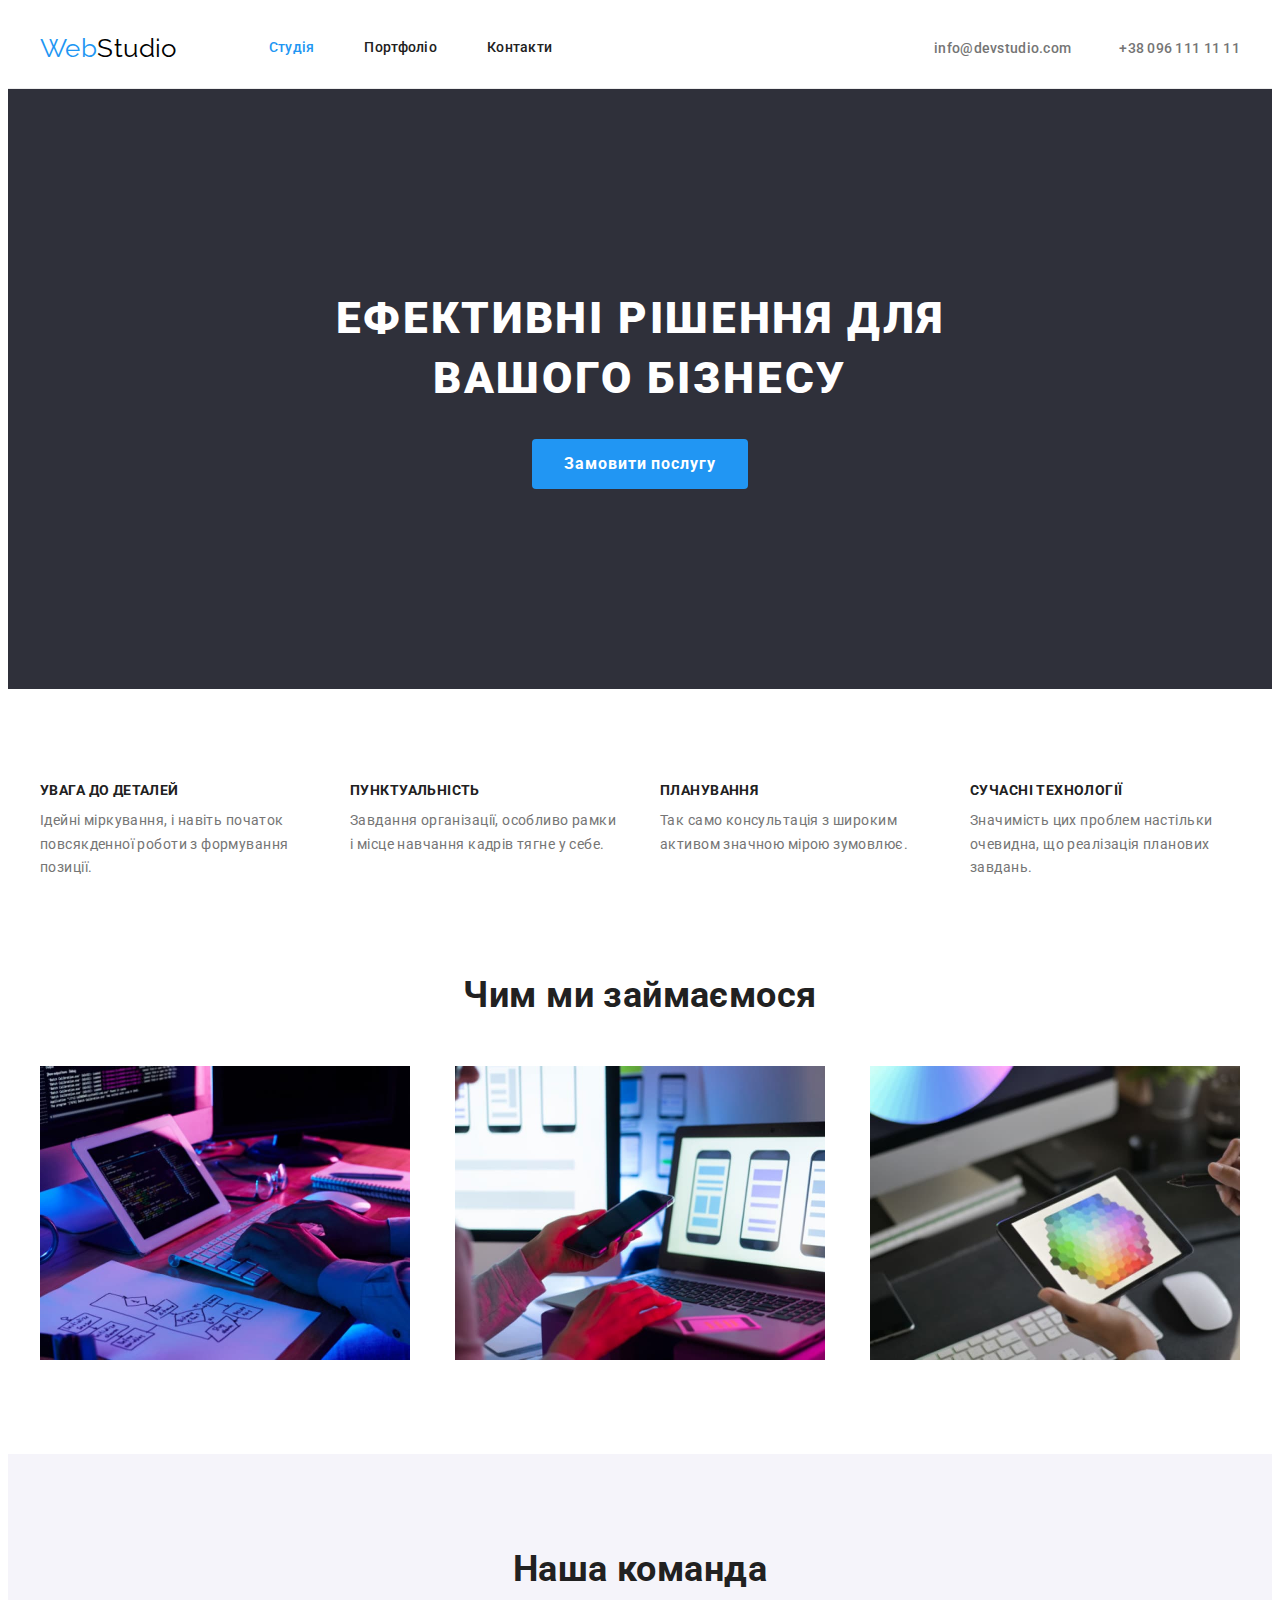
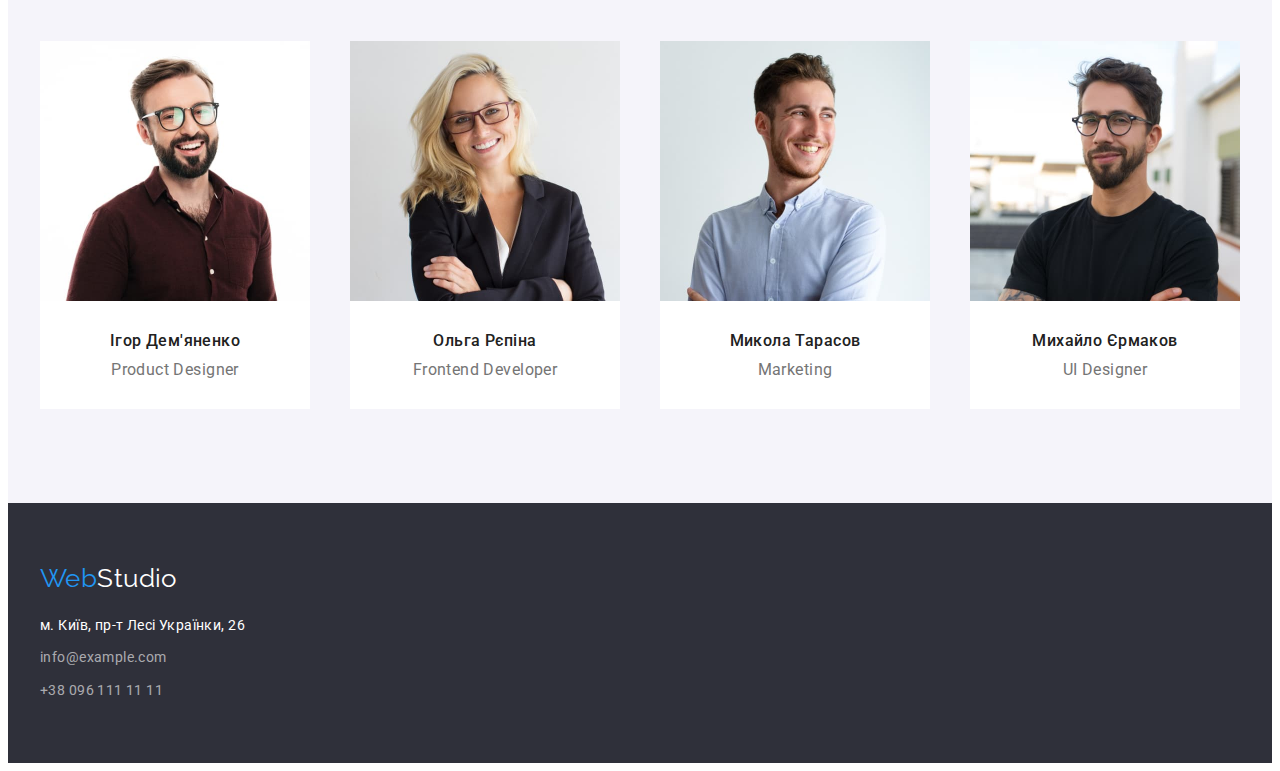
<file: index.html>
<!DOCTYPE html>
<html lang="uk">
  <head>
    <meta charset="UTF-8" />
    <meta http-equiv="X-UA-Compatible" content="IE=edge" />
    <meta name="viewport" content="width=device-width, initial-scale=1.0" />
    <link rel="preconnect" href="https://fonts.googleapis.com" />
    <link rel="preconnect" href="https://fonts.gstatic.com" crossorigin />
    <link
      href="https://fonts.googleapis.com/css2?family=Raleway:wght@700&family=Roboto:wght@400;500;700;900&display=swap"
      rel="stylesheet"
    />
    <link
      rel="stylesheet"
      href="https://cdnjs.cloudflare.com/ajax/libs/modern-normalize/1.1.0/modern-normalize.min.css"
      integrity="sha512-wpPYUAdjBVSE4KJnH1VR1HeZfpl1ub8YT/NKx4PuQ5NmX2tKuGu6U/JRp5y+Y8XG2tV+wKQpNHVUX03MfMFn9Q=="
      crossorigin="anonymous"
      referrerpolicy="no-referrer"
    />
    <link rel="stylesheet" href="./css/styles.css" />
    <title>WebStudio</title>
  </head>

  <!-- BODY -->
  <body>
    <!-- HEADER -->
    <header class="header">
      <div class="container main-header">
        <nav class="main-nav">
          <a href="./index.html" class="logo top"> Web<span class="studio-black">Studio</span> </a>

          <ul class="list site-nav">
            <li class="menu-item">
              <a href="./index.html" class="link menu current">Студія</a>
            </li>
            <li class="menu-item">
              <a href="./portfolio.html" class="link menu">Портфоліо</a>
            </li>
            <li class="menu-item">
              <a href="" class="link menu">Контакти</a>
            </li>
          </ul>
        </nav>

        <ul class="list cont-list">
          <li class="cont-item">
            <a href="mailto:info@devstudio.com" class="link contact">info@devstudio.com</a>
          </li>
          <li class="cont-item">
            <a href="tel:+380961111111" class="link contact">+38 096 111 11 11</a>
          </li>
        </ul>
      </div>
    </header>

    <!-- MAIN -->
    <main>
      <!-- HERO -->
      <section class="hero">
        <h1 class="hero-title">Ефективні рішення для вашого бізнесу</h1>
        <button type="button" class="btn hero-btn">Замовити послугу</button>
      </section>

      <!-- ABOUT US -->
      <section class="section no-padding">
        <div class="container">
          <h2 class="hiden-title">О нас</h2>
          <ul class="list about-list">
            <li class="about-item">
              <h3 class="about-title">Увага до деталей</h3>
              <p class="about-text">
                Ідейні міркування, і навіть початок повсякденної роботи з формування позиції.
              </p>
            </li>
            <li class="about-item">
              <h3 class="about-title">Пунктуальність</h3>
              <p class="about-text">
                Завдання організації, особливо рамки і місце навчання кадрів тягне у себе.
              </p>
            </li>
            <li class="about-item">
              <h3 class="about-title">Планування</h3>
              <p class="about-text">
                Так само консультація з широким активом значною мірою зумовлює.
              </p>
            </li>
            <li class="about-item">
              <h3 class="about-title">Сучасні технології</h3>
              <p class="about-text">
                Значимість цих проблем настільки очевидна, що реалізація планових завдань.
              </p>
            </li>
          </ul>
        </div>
      </section>

      <!-- WHAT WE DO -->
      <section class="section">
        <div class="container">
          <h2 class="section-title">Чим ми займаємося</h2>
          <ul class="list img-list">
            <li>
              <img
                src="./images/box-1.jpg"
                alt="Что мы делаем - для компьютера"
                width="370"
                height="294"
              />
            </li>
            <li>
              <img
                src="./images/box-2.jpg"
                alt="Что мы делаем - для телефона"
                width="370"
                height="294"
              />
            </li>
            <li>
              <img
                src="./images/box-3.jpg"
                alt="Что мы делаем - для планшетов"
                width="370"
                height="294"
              />
            </li>
          </ul>
        </div>
      </section>

      <!-- OUR TEAM -->
      <section class="team section">
        <div class="container">
          <h2 class="section-title">Наша команда</h2>
          <ul class="list team-list">
            <li class="team-item">
              <img
                src="./images/team-1.jpg"
                alt="Фото дизайнера"
                width="270"
                height="260"
                class="team-img"
              />
              <div class="team-desc">
                <h3 class="team-title">Ігор Дем'яненко</h3>
                <p class="team-text">Product Designer</p>
              </div>
            </li>
            <li class="team-item">
              <img
                src="./images/team-2.jpg"
                alt="Фото разработчика"
                width="270"
                height="260"
                class="team-img"
              />
              <div class="team-desc">
                <h3 class="team-title">Ольга Рєпіна</h3>
                <p class="team-text">Frontend Developer</p>
              </div>
            </li>
            <li class="team-item">
              <img
                src="./images/team-3.jpg"
                alt="Фото Маркетолога"
                width="270"
                height="260"
                class="team-img"
              />
              <div class="team-desc">
                <h3 class="team-title">Микола Тарасов</h3>
                <p class="team-text">Marketing</p>
              </div>
            </li>
            <li class="team-item">
              <img
                src="./images/team-4.jpg"
                alt="Фото UI дизайнера"
                width="270"
                height="260"
                class="team-img"
              />
              <div class="team-desc">
                <h3 class="team-title">Михайло Єрмаков</h3>
                <p class="team-text">UI Designer</p>
              </div>
            </li>
          </ul>
        </div>
      </section>
    </main>

    <!-- FOOTER -->
    <footer class="footer">
      <div class="container">
        <a href="./index.html" class="logo bottom">Web<span class="studio-white">Studio</span></a>
        <address class="address">
          <ul class="list">
            <li class="contact-item">
              <a
                href="https://goo.gl/maps/RJxYpGqixrXidumn7"
                class="physical-adds"
                target="_blank"
                rel="noopener noreferrer"
              >
                м. Київ, пр-т Лесі Українки, 26
              </a>
            </li>
            <li class="contact-item">
              <a href="mailto:info@example.com" class="link contact-adds">info@example.com</a>
            </li>
            <li class="contact-item">
              <a href="tel:+380961111111" class="link contact-adds">+38 096 111 11 11</a>
            </li>
          </ul>
        </address>
      </div>
    </footer>
  </body>
</html>
</file>
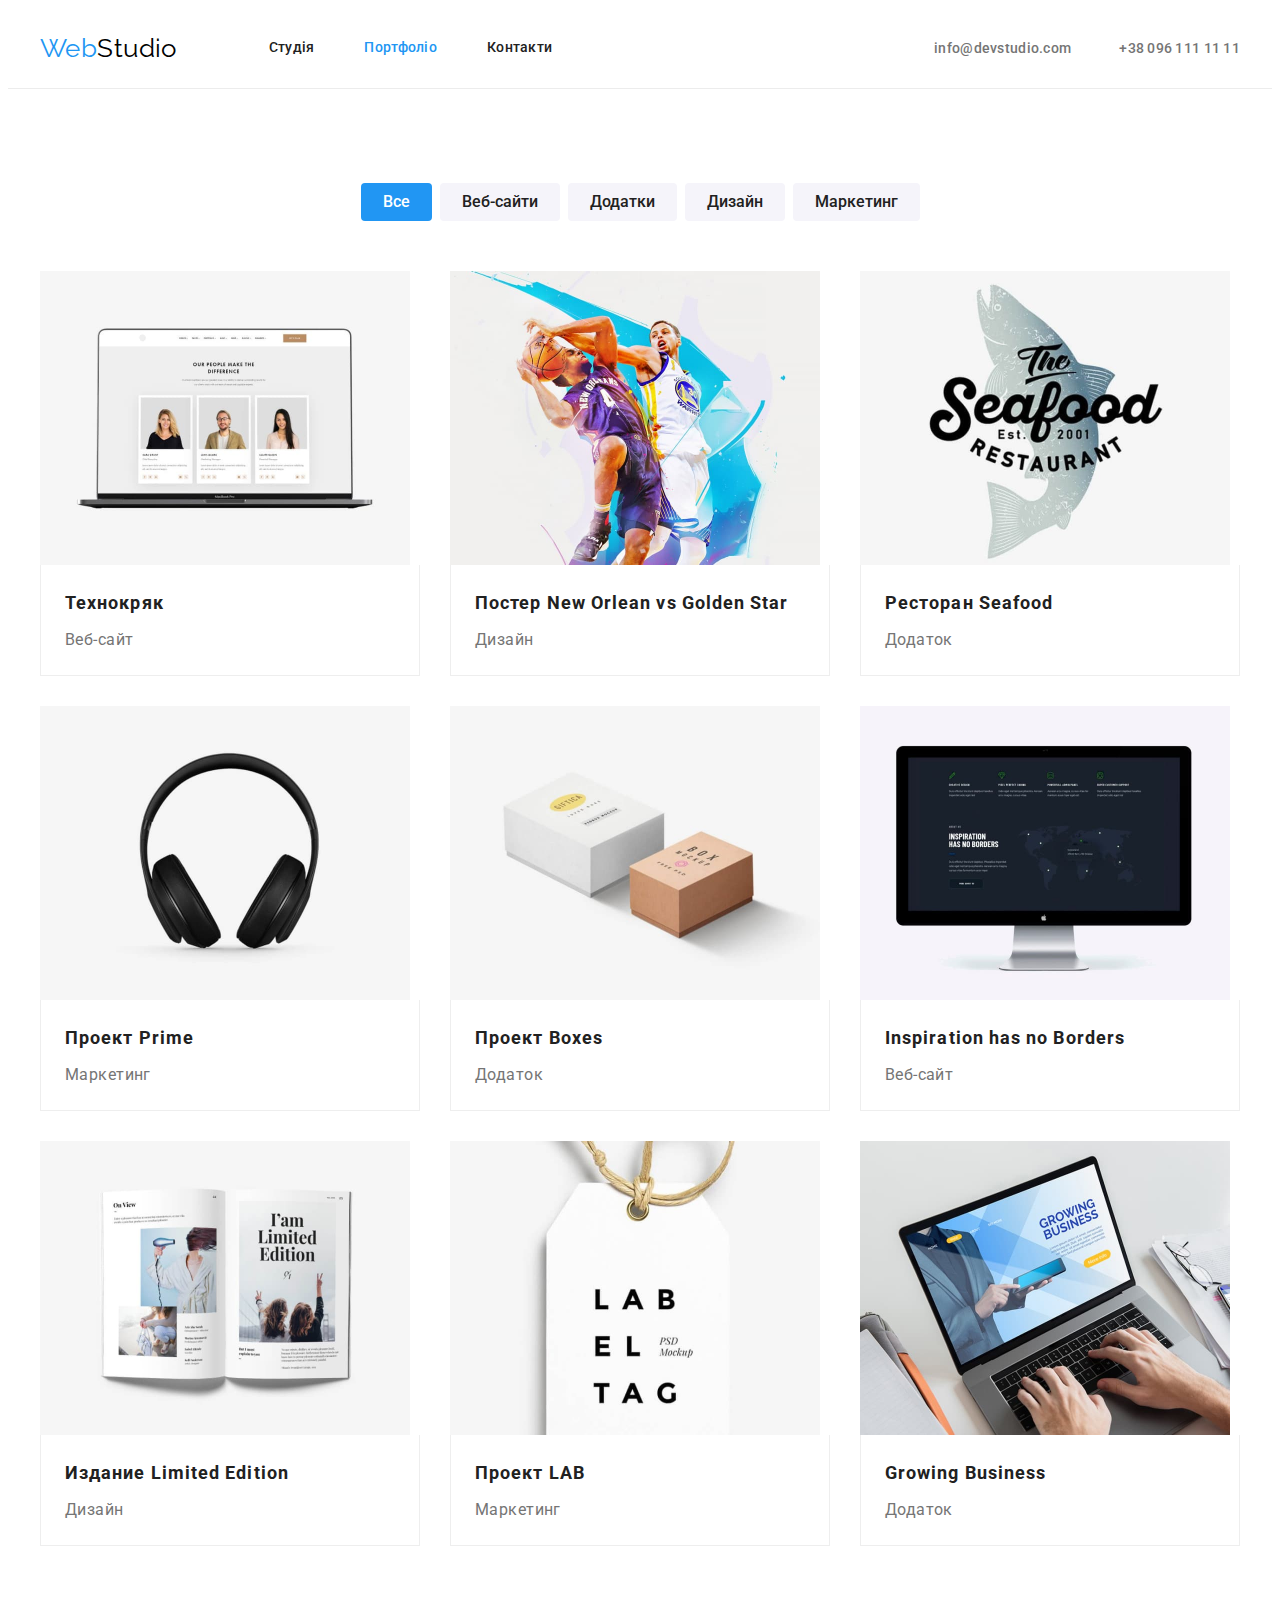
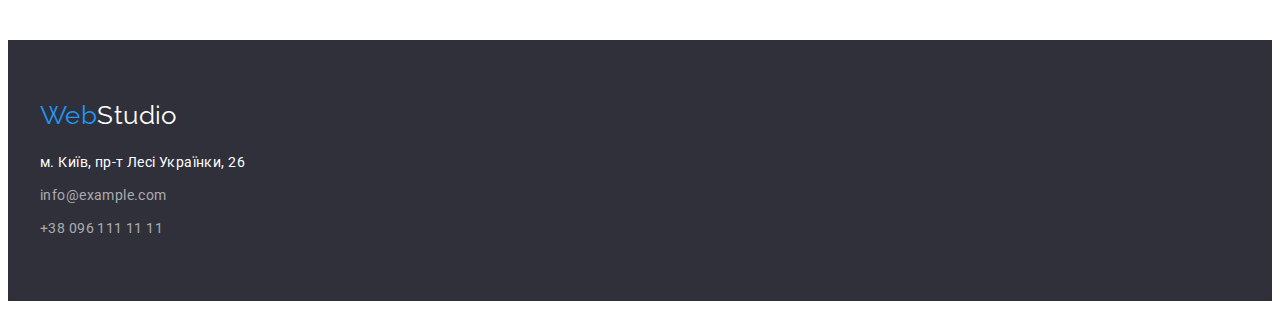
<file: portfolio.html>
<!DOCTYPE html>
<html lang="uk">
  <head>
    <meta charset="UTF-8" />
    <meta http-equiv="X-UA-Compatible" content="IE=edge" />
    <meta name="viewport" content="width=device-width, initial-scale=1.0" />
    <link rel="preconnect" href="https://fonts.googleapis.com" />
    <link rel="preconnect" href="https://fonts.gstatic.com" crossorigin />
    <link
      href="https://fonts.googleapis.com/css2?family=Raleway:wght@700&family=Roboto:wght@400;500;700;900&display=swap"
      rel="stylesheet"
    />
    <link
      rel="stylesheet"
      href="https://cdnjs.cloudflare.com/ajax/libs/modern-normalize/1.1.0/modern-normalize.min.css"
      integrity="sha512-wpPYUAdjBVSE4KJnH1VR1HeZfpl1ub8YT/NKx4PuQ5NmX2tKuGu6U/JRp5y+Y8XG2tV+wKQpNHVUX03MfMFn9Q=="
      crossorigin="anonymous"
      referrerpolicy="no-referrer"
    />
    <link rel="stylesheet" href="./css/styles.css" />
    <title>WebStudio</title>
  </head>

  <!-- BODY -->
  <body>
    <!-- HEADER -->
    <header class="header">
      <div class="container main-header">
        <nav class="main-nav">
          <a href="./index.html" class="logo top"> Web<span class="studio-black">Studio</span> </a>

          <ul class="list site-nav">
            <li class="menu-item">
              <a href="./index.html" class="link menu">Студія</a>
            </li>
            <li class="menu-item">
              <a href="./portfolio.html" class="link menu current">Портфоліо</a>
            </li>
            <li class="menu-item">
              <a href="" class="link menu">Контакти</a>
            </li>
          </ul>
        </nav>

        <ul class="list cont-list">
          <li class="cont-item">
            <a href="mailto:info@devstudio.com" class="link contact">info@devstudio.com</a>
          </li>
          <li class="cont-item">
            <a href="tel:+380961111111" class="link contact">+38 096 111 11 11</a>
          </li>
        </ul>
      </div>
    </header>

    <!-- MAIN -->
    <main>
      <section class="section">
        <div class="container">
          <h1 class="title hiden-title">Портфоліо</h1>
          <ul class="list btn-list">
            <li class="btn-item">
              <button type="button" class="portfolio-btn btn active">Все</button>
            </li>
            <li class="btn-item">
              <button type="button" class="portfolio-btn btn">Веб-сайти</button>
            </li>
            <li class="btn-item">
              <button type="button" class="portfolio-btn btn">Додатки</button>
            </li>
            <li class="btn-item">
              <button type="button" class="portfolio-btn btn">Дизайн</button>
            </li>
            <li class="btn-item">
              <button type="button" class="portfolio-btn btn">Маркетинг</button>
            </li>
          </ul>
          <ul class="list portfolio-list">
            <li class="portfolio-item">
              <a href="" class="link">
                <img
                  src="./images/project1.jpg"
                  alt="Веб-сайт Технокряк"
                  width="370"
                  height="294"
                  class="img-portfolio"
                />
                <div class="portfolio-desc">
                  <h2 class="portfolio-title">Технокряк</h2>
                  <p class="portfolio-text">Веб-сайт</p>
                </div>
              </a>
            </li>
            <li class="portfolio-item">
              <a href="" class="link">
                <img
                  src="./images/project2.jpg"
                  alt="Дизайн Постера"
                  width="370"
                  height="294"
                  class="img-portfolio"
                />
                <div class="portfolio-desc">
                  <h2 class="portfolio-title">Постер New Orlean vs Golden Star</h2>
                  <p class="portfolio-text">Дизайн</p>
                </div>
              </a>
            </li>
            <li class="portfolio-item">
              <a href="" class="link">
                <img
                  src="./images/project3.jpg"
                  alt="Приложение Ресторана"
                  width="370"
                  height="294"
                  class="img-portfolio"
                />
                <div class="portfolio-desc">
                  <h2 class="portfolio-title">Ресторан Seafood</h2>
                  <p class="portfolio-text">Додаток</p>
                </div>
              </a>
            </li>
            <li class="portfolio-item">
              <a href="" class="link">
                <img
                  src="./images/project4.jpg"
                  alt="Маркетинг Проекта"
                  width="370"
                  height="294"
                  class="img-portfolio"
                />
                <div class="portfolio-desc">
                  <h2 class="portfolio-title">Проект Prime</h2>
                  <p class="portfolio-text">Маркетинг</p>
                </div>
              </a>
            </li>
            <li class="portfolio-item">
              <a href="" class="link">
                <img
                  src="./images/project5.jpg"
                  alt="Приложение для проекта Boxes"
                  width="370"
                  height="294"
                  class="img-portfolio"
                />
                <div class="portfolio-desc">
                  <h2 class="portfolio-title">Проект Boxes</h2>
                  <p class="portfolio-text">Додаток</p>
                </div>
              </a>
            </li>
            <li class="portfolio-item">
              <a href="" class="link">
                <img
                  src="./images/project6.jpg"
                  alt="Веб-сайт для Inspiration has no Borders"
                  width="370"
                  height="294"
                  class="img-portfolio"
                />
                <div class="portfolio-desc">
                  <h2 class="portfolio-title">Inspiration has no Borders</h2>
                  <p class="portfolio-text">Веб-сайт</p>
                </div>
              </a>
            </li>
            <li class="portfolio-item">
              <a href="" class="link">
                <img
                  src="./images/project7.jpg"
                  alt="Дизайн для Издания"
                  width="370"
                  height="294"
                  class="img-portfolio"
                />
                <div class="portfolio-desc">
                  <h2 class="portfolio-title">Издание Limited Edition</h2>
                  <p class="portfolio-text">Дизайн</p>
                </div>
              </a>
            </li>
            <li class="portfolio-item">
              <a href="" class="link">
                <img
                  src="./images/project8.jpg"
                  alt="Маркетинг для проекта LAB"
                  width="370"
                  height="294"
                />
                <div class="portfolio-desc">
                  <h2 class="portfolio-title">Проект LAB</h2>
                  <p class="portfolio-text">Маркетинг</p>
                </div>
              </a>
            </li>
            <li class="portfolio-item">
              <a href="" class="link">
                <img
                  src="./images/project9.jpg"
                  alt="Приложение для Growing Business"
                  width="370"
                  height="294"
                  class="img-portfolio"
                />
                <div class="portfolio-desc">
                  <h2 class="portfolio-title">Growing Business</h2>
                  <p class="portfolio-text">Додаток</p>
                </div>
              </a>
            </li>
          </ul>
        </div>
      </section>
    </main>

    <!-- FOOTER -->
    <footer class="footer">
      <div class="container">
        <a href="./index.html" class="logo bottom">Web<span class="studio-white">Studio</span></a>
        <address class="address">
          <ul class="list">
            <li class="contact-item">
              <a
                href="https://goo.gl/maps/RJxYpGqixrXidumn7"
                class="physical-adds"
                target="_blank"
                rel="noopener noreferrer"
              >
                м. Київ, пр-т Лесі Українки, 26
              </a>
            </li>
            <li class="contact-item">
              <a href="mailto:info@example.com" class="link contact-adds">info@example.com</a>
            </li>
            <li class="contact-item">
              <a href="tel:+380961111111" class="link contact-adds">+38 096 111 11 11</a>
            </li>
          </ul>
        </address>
      </div>
    </footer>
  </body>
</html>
</file>
<file: css/styles.css>
:root {
  --acсent-color: #2196f3;
  --primary-white-color: #ffffff;

  --dark-text-color: #212121;
  --black-text-color: #000000;
  --grey-text-color: #757575;
  --transparent-text-color: rgba(255, 255, 255, 0.6);

  --dark-background-color: #2f303a;
  --grey-background-color: #f5f4fa;

  --main-font: 'Roboto', sans-serif;
  --logo-font: 'Raleway', sans-serif;
}

/* RESET */
/* Стили для обнуления верхних отступов у элементов */
h1,
h2,
h3,
h4,
h5,
h6,
p {
  margin-top: 0;
  margin-bottom: 0;
}

/* Свойства для корректного отображения картинок */
img {
  display: block;
  max-width: 100%;
  height: auto;
}

/* FOR ALL SITE */

body {
  background-color: var(--primary-white-color);
  color: var(--grey-text-color);
  font-size: 14px;
  font-family: var(--main-font);
  letter-spacing: 0.03em;
}

.list {
  list-style: none;
  padding: 0;
  margin: 0;
}

.hiden-title {
  position: absolute;
  width: 1px;
  height: 1px;
  margin: -1px;
  border: 0;
  padding: 0;
  white-space: nowrap;
  clip-path: inset(100%);
  clip: rect(0 0 0 0);
  overflow: hidden;
}

.link {
  text-decoration: none;
  color: inherit;
}

.container {
  margin-left: auto;
  margin-right: auto;
  width: 1200px;
  padding-left: 15px;
  padding-right: 15px;
}

.section {
  padding-top: 94px;
  padding-bottom: 94px;
}

/* HEADER */

.header {
  border-bottom: 1px solid #ececec;
}

/* MAIN HEADER */
.main-header {
  display: flex;
  align-items: center;
}

.main-nav {
  display: flex;
  align-items: center;
  margin-right: auto;
}

/* logo */
.logo {
  text-decoration: none;
  font-family: var(--logo-font);
  color: var(--acсent-color);
  font-size: 26px;
  line-height: 1.19;
}

.logo.top {
  margin-right: 92px;
}

/* .logo.bottom {
  margin-bottom: 50px;
} */

.studio-black {
  color: var(--black-text-color);
}

.studio-white {
  color: var(--primary-white-color);
}

/* menu */
.menu {
  color: var(--dark-text-color);
  font-weight: 500;
  line-height: 1.14;
  letter-spacing: 0.02em;
  display: block;
  padding-top: 32px;
  padding-bottom: 32px;
}

.site-nav .link.current {
  color: var(--acсent-color);
}

.site-nav {
  display: flex;
}

.menu-item:not(:last-child) {
  margin-right: 50px;
}

.cont-list {
  display: flex;
}

.cont-item:not(:last-child) {
  margin-right: 48px;
}

.contact {
  font-weight: 500;
  line-height: 1.14;
  letter-spacing: 0.02em;
}

.link:hover,
.link:focus,
.link:active {
  color: var(--acсent-color);
}

/* STUDIO */

/* hero */
.hero {
  background-color: var(--dark-background-color);
  text-align: center;
  padding-top: 200px;
  padding-bottom: 200px;
}

.hero-title {
  color: var(--primary-white-color);
  font-weight: 900;
  font-size: 44px;
  text-transform: uppercase;
  line-height: 1.36;
  letter-spacing: 0.06em;
  text-align: center;
  margin-bottom: 30px;
  width: 693px;
  margin-left: auto;
  margin-right: auto;
}

.btn {
  cursor: pointer;
  font-family: inherit;
  border: none;
  border-radius: 4px;
}

.hero-btn {
  background-color: var(--acсent-color);
  color: var(--primary-white-color);
  font-weight: 700;
  font-size: 16px;
  line-height: 1.875;
  letter-spacing: 0.06em;
  padding: 10px 32px;
}

/* about-us */
.section.no-padding {
  padding-top: 94px;
  padding-bottom: 0;
}

.section-title {
  color: var(--dark-text-color);
  font-size: 36px;
  line-height: 1.17;
  text-align: center;
  margin-bottom: 50px;
}

.about-list {
  display: flex;
  justify-content: space-between;
}

.about-item {
  width: 270px;
}

.about-title {
  color: var(--dark-text-color);
  text-transform: uppercase;
  font-size: 14px;
  line-height: 1.14;
  padding-bottom: 10px;
}

.about-text {
  line-height: 1.71;
}

/* what we do */

.img-list {
  display: flex;
  justify-content: space-between;
}

/* our team */
.team {
  background-color: var(--grey-background-color);
}

.team-list {
  display: flex;
  justify-content: space-between;
}
.team-item {
  background-color: var(--primary-white-color);
}

.team-desc {
  padding-top: 30px;
  padding-bottom: 30px;
}

.team-title {
  color: var(--dark-text-color);
  font-weight: 500;
  font-size: 16px;
  line-height: 1.1875;
  margin-bottom: 10px;
  text-align: center;
}

.team-text {
  font-size: 16px;
  line-height: 1.1875;
  text-align: center;
}

/* PORTFOLIO */

.btn-list {
  display: flex;
  justify-content: center;
  margin-bottom: 50px;
}

.btn-item:not(:last-child) {
  margin-right: 8px;
}

.portfolio-btn {
  background-color: var(--grey-background-color);
  color: var(--dark-text-color);
  font-weight: 500;
  font-size: 16px;
  line-height: 1.625;
  padding: 6px 22px;
}

.btn-list .portfolio-btn.active {
  background-color: var(--acсent-color);
  color: var(--primary-white-color);
}

.portfolio-btn:hover,
.portfolio-btn:focus,
.portfolio-btn:active {
  background-color: var(--acсent-color);
  color: var(--primary-white-color);
}

.portfolio-list {
  display: flex;
  flex-wrap: wrap;
  gap: 30px;
}

.portfolio-item {
  flex-basis: calc((100% - 60px) / 3);
}

.portfolio-desc {
  padding: 20px 24px;
  border-right: 1px solid #eeeeee;
  border-bottom: 1px solid #eeeeee;
  border-left: 1px solid #eeeeee;
}

.portfolio-title {
  color: var(--dark-text-color);
  font-weight: 700;
  font-size: 18px;
  line-height: 2;
  letter-spacing: 0.06em;
  margin-bottom: 4px;
}

.portfolio-text {
  font-size: 16px;
  line-height: 1.875;
}

/* FOOTER */
.footer {
  background-color: var(--dark-background-color);
  padding-top: 60px;
  padding-bottom: 60px;
}

.address {
  font-style: normal;
  line-height: 1.71;
  margin-top: 20px;
}

.physical-adds {
  color: var(--primary-white-color);
  text-decoration: none;
}

.contact-adds {
  color: rgba(255, 255, 255, 0.6);
}

.contact-item:not(:last-child) {
  margin-bottom: 9px;
}
</file>
